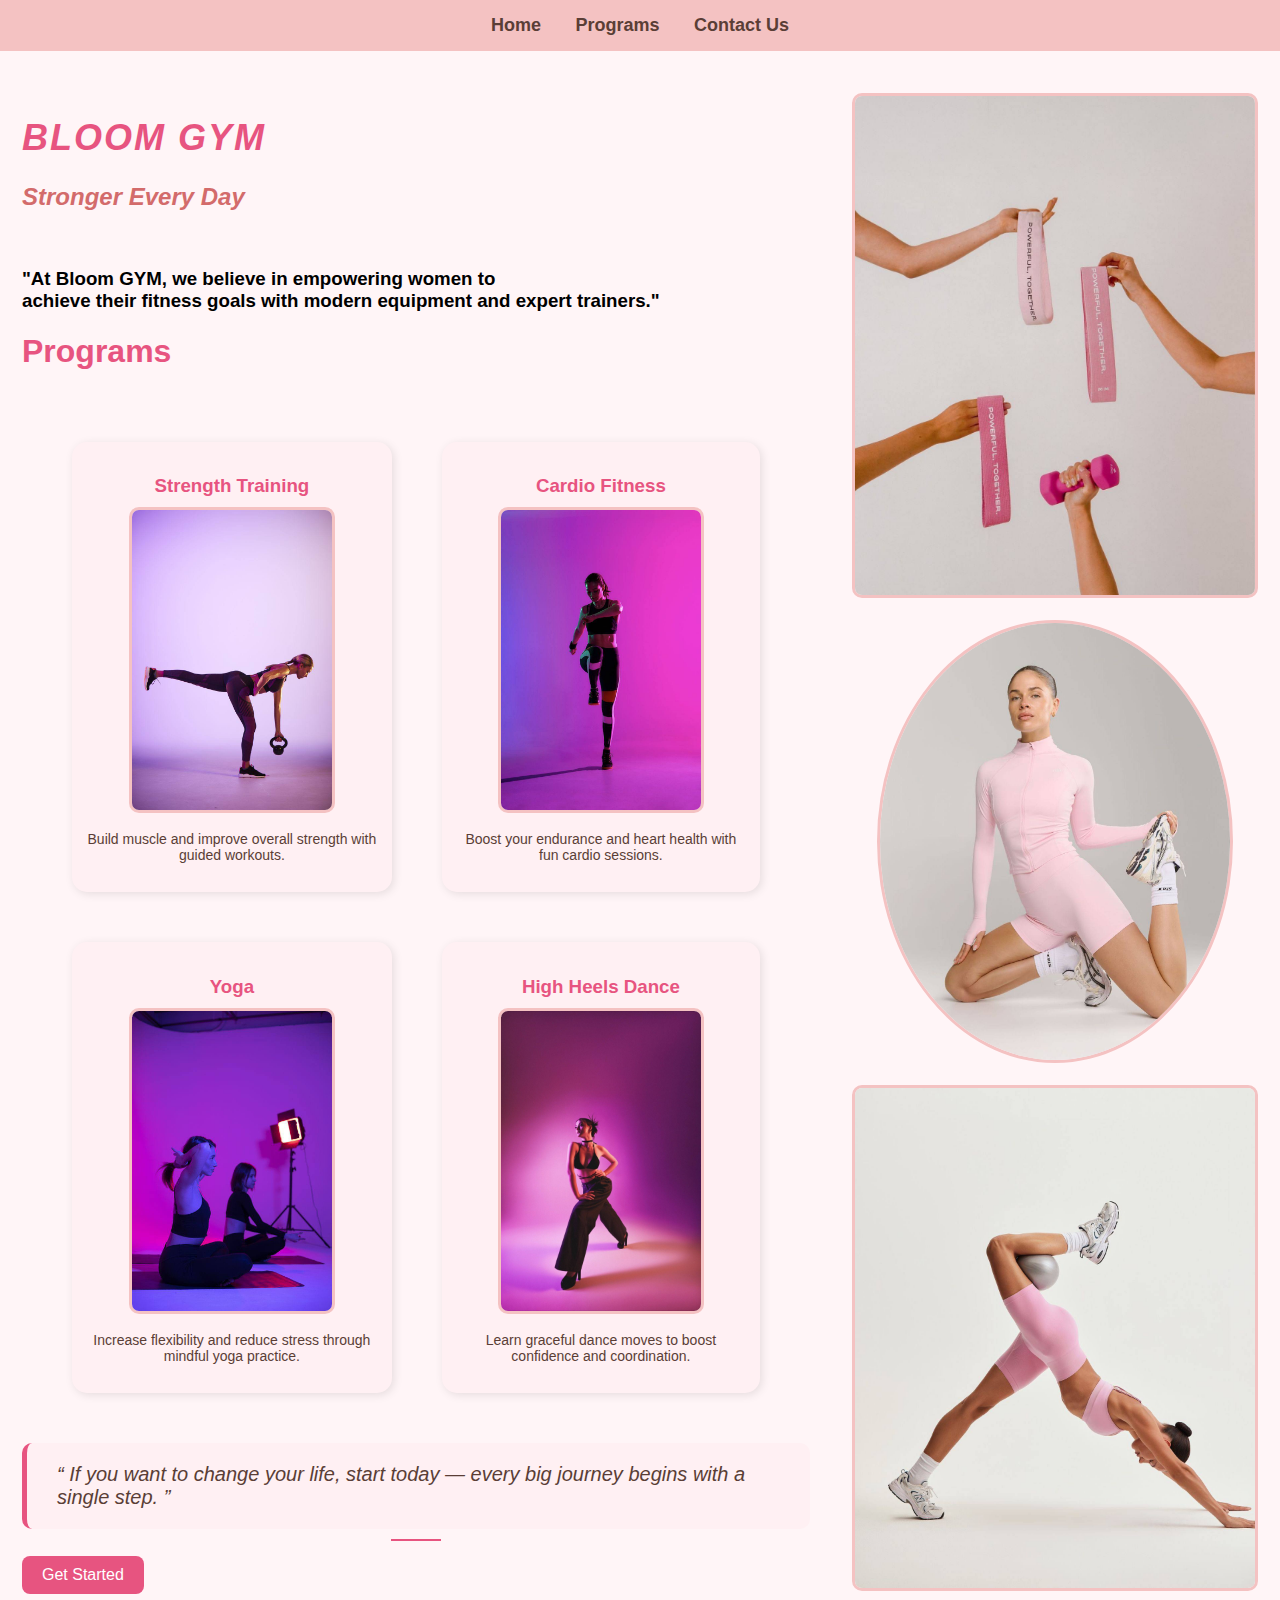
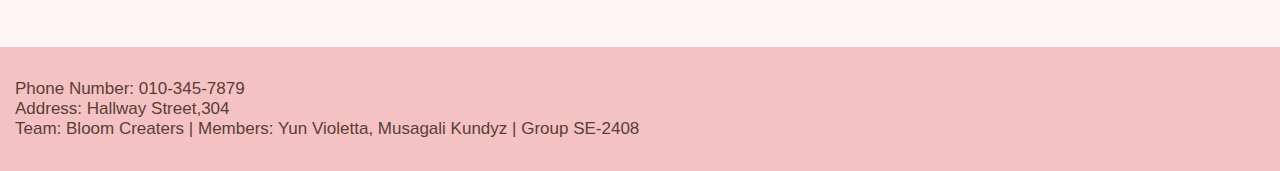
<file: index.html>
<!DOCTYPE html>
<html lang="en">
<head>
  <meta charset="UTF-8">
  <title>Bloom GYM</title>
  <link rel="stylesheet" href="style.css">
</head>
<body>

  <!-- Top Menu -->
  <div class="navbar">
    <a href="index2.html">Home</a>
    <a href="#programs">Programs</a>
    <a href="#contact">Contact Us</a>
  </div>

  <!-- content -->
  <table>
    <tr>
      <!-- Left column -->
      <td width="65%" valign="top" id="home">
        <h1 id="main-title">Bloom GYM</h1>
        <h2><i>Stronger Every Day</i></h2>
        <br>
        <h3 id="cite">"At Bloom GYM, we believe in empowering women to <br>
          achieve their fitness goals with modern equipment and expert trainers."</h3>

        <h1 id="programs">Programs</h1>

        <table class="programs-table">
          <tr>
            <td>
              <h3>Strength Training</h3>
              <img src="strength.jpg" class="programs-pics">
              <p>Build muscle and improve overall strength with guided workouts.</p>
            </td>
            <td>
              <h3>Cardio Fitness</h3>
              <img src="cardio.jpg" class="programs-pics">
              <p>Boost your endurance and heart health with fun cardio sessions.</p>
            </td>
          </tr>
          <tr>
            <td>
              <h3>Yoga</h3>
              <img src="yoga.jpg" class="programs-pics">
              <p>Increase flexibility and reduce stress through mindful yoga practice.</p>
            </td>
            <td>
              <h3>High Heels Dance</h3>
              <img src="highheels.jpg" class="programs-pics">
              <p>Learn graceful dance moves to boost confidence and coordination.</p>
            </td>
          </tr>
        </table>

        <div class="quote-container">
        <q class="quote-to-start">
        If you want to change your life, start today — every big journey begins with a single step. </q>
        </div>

        <div class="get-started-container">
            <button class="get-started-btn" onclick="window.location.href='form.html'">Get Started</button>
        </div>

      </td>

      <!-- Right column -->
      <td width="35%" valign="top" align="center">
        <img src="photo1.jpg"><br><br>
        <img src="photo2.jpg"class="circle-img"><br><br>
        <img src="photo3.jpg">
      </td>
    </tr>
  </table>

  <!-- Footer -->
  <footer id="contact">
    <p> Phone Number: 010-345-7879 <br>
        Address: Hallway Street,304 <br>
        Team: Bloom Creaters | Members: Yun Violetta, Musagali Kundyz | Group SE-2408 </p>
  </footer>

</body>
</html>
</file>
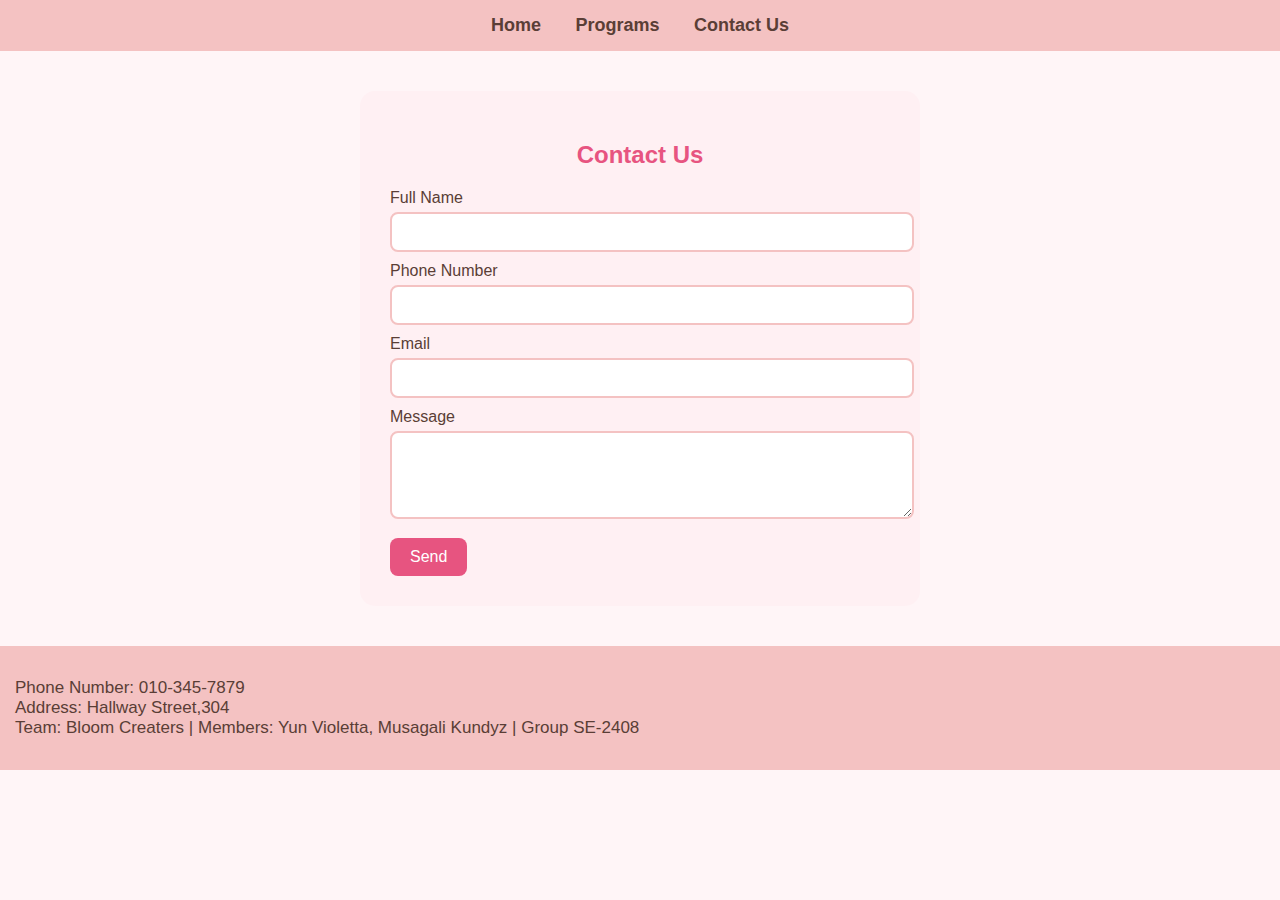
<file: form.html>
<!DOCTYPE html>
<html lang="en">
<head>
  <meta charset="UTF-8">
  <title>Bloom GYM</title>
  <link rel="stylesheet" href="style.css">
</head>
<body>

  <!-- Top Menu-->
  <div class="navbar">
    <a href="index.html">Home</a>
    <a href="#programs">Programs</a>
    <a href="#contact">Contact Us</a>
  </div>

  <!-- Form -->
  <div class="form-container">
    <h2>Contact Us</h2>
    <form>
      <label for="name">Full Name</label>
      <input type="text" id="name" name="name" required>

      <label for="phone">Phone Number</label>
      <input type="tel" id="phone" name="phone" required>

      <label for="email">Email</label>
      <input type="email" id="email" name="email" required>

      <label for="message">Message</label>
      <textarea id="message" name="message" rows="4"></textarea>

      <button id="submit" type="submit">Send</button>
    </form>
  </div>

  <!-- Footer -->
  <footer id="contact">
    <p> Phone Number: 010-345-7879 <br>
        Address: Hallway Street,304 <br>
        Team: Bloom Creaters | Members: Yun Violetta, Musagali Kundyz | Group SE-2408 </p>
  </footer>

</body>
</html>
</file>
<file: style.css>
body {
  margin: 0;
  font-family: Arial, sans-serif;
  background-color: #fff5f7;
}

.navbar {
  background-color: #f4c2c2;
  padding: 15px;
  text-align: center;
}

.navbar a {
  text-decoration: none;
  color: #5a3e36;
  margin: 0 15px;
  font-weight: bold;
  font-size: 18px;
  transition: color 0.3s ease;
}

.navbar a:hover {
  color: #e75480;
  text-decoration: underline;
}

/* headers */
h1 {
  color: #e75480;
}

#main-title {
  text-transform: uppercase;
  letter-spacing: 2px;
  font-size: 36px;
  font-style: italic;
}

h2 {
  color: #d36b6b;
}
#cite{
    color: black;
}

/* tables */
table {
  width: 100%;
  margin-top: 20px;
}

td {
  padding: 20px;
  vertical-align: top;
}

.programs-table {
  width: 100%;
  border-spacing: 50px;
  margin-top: 15px;
}

.programs-table td {
  background-color: #fff0f3;
  text-align: center;
  padding: 15px;
  border-radius: 15px;
  box-shadow: 2px 2px 10px rgba(0,0,0,0.1);
}

.programs-table h3 {
  color: #e75480;
  margin-bottom: 10px;
}

.programs-table p {
  color: #5a3e36;
  font-size: 14px;
}

.quote-container::after {
  content: "";
  display: block;
  height: 2px;
  width: 50px;
  background-color: #e75480;
  margin: 10px auto 0 auto;
}


.quote-to-start {
  font-style: italic;
  font-size: 20px;
  color: #5a3e36;
  background-color: #fff0f3;
  padding: 20px 30px;
  border-left: 5px solid #e75480;
  border-radius: 10px;
  display: inline-block;
}

.get-started-btn{
  margin-top: 15px;
  padding: 10px 20px;
  background-color: #e75480;
  color: white;
  border: none;
  border-radius: 8px;
  font-size: 16px;
  cursor: pointer;
  transition: background 0.3s ease;
}

/* pictures */
.programs-pics{
  width: 200px;

}

img {
  width: 400px;
  border: 3px solid #f4c2c2;
  border-radius: 10px;
}

.circle-img {
  width: 350px;
  border-radius: 50%;
}

/* forms */
.form-container {
  background-color: #fff0f3;
  padding: 30px;
  max-width: 500px;
  margin: 40px auto;
  border-radius: 15px;
  
}

.form-container h2 {
  color: #e75480;
  text-align: center;
}

label {
  display: block;
  margin-top: 10px;
  color: #5a3e36;
}

input, textarea {
  width: 100%;
  padding: 10px;
  margin-top: 5px;
  border: 2px solid #f4c2c2;
  border-radius: 8px;
  font-size: 14px;
}

#submit {
  margin-top: 15px;
  padding: 10px 20px;
  background-color: #e75480;
  color: white;
  border: none;
  border-radius: 8px;
  font-size: 16px;
  cursor: pointer;
  transition: background 0.3s ease;
}

#submit:hover {
  background-color: #d36b6b;
}
button:hover {
  background-color: #d36b6b;
}

/* Footer */
footer {
  background-color: #f4c2c2;
  text-align: left;
  padding: 15px;
  margin-top: 30px;
  color: #5a3e36;
  font-size: 17px;
}
</file>
